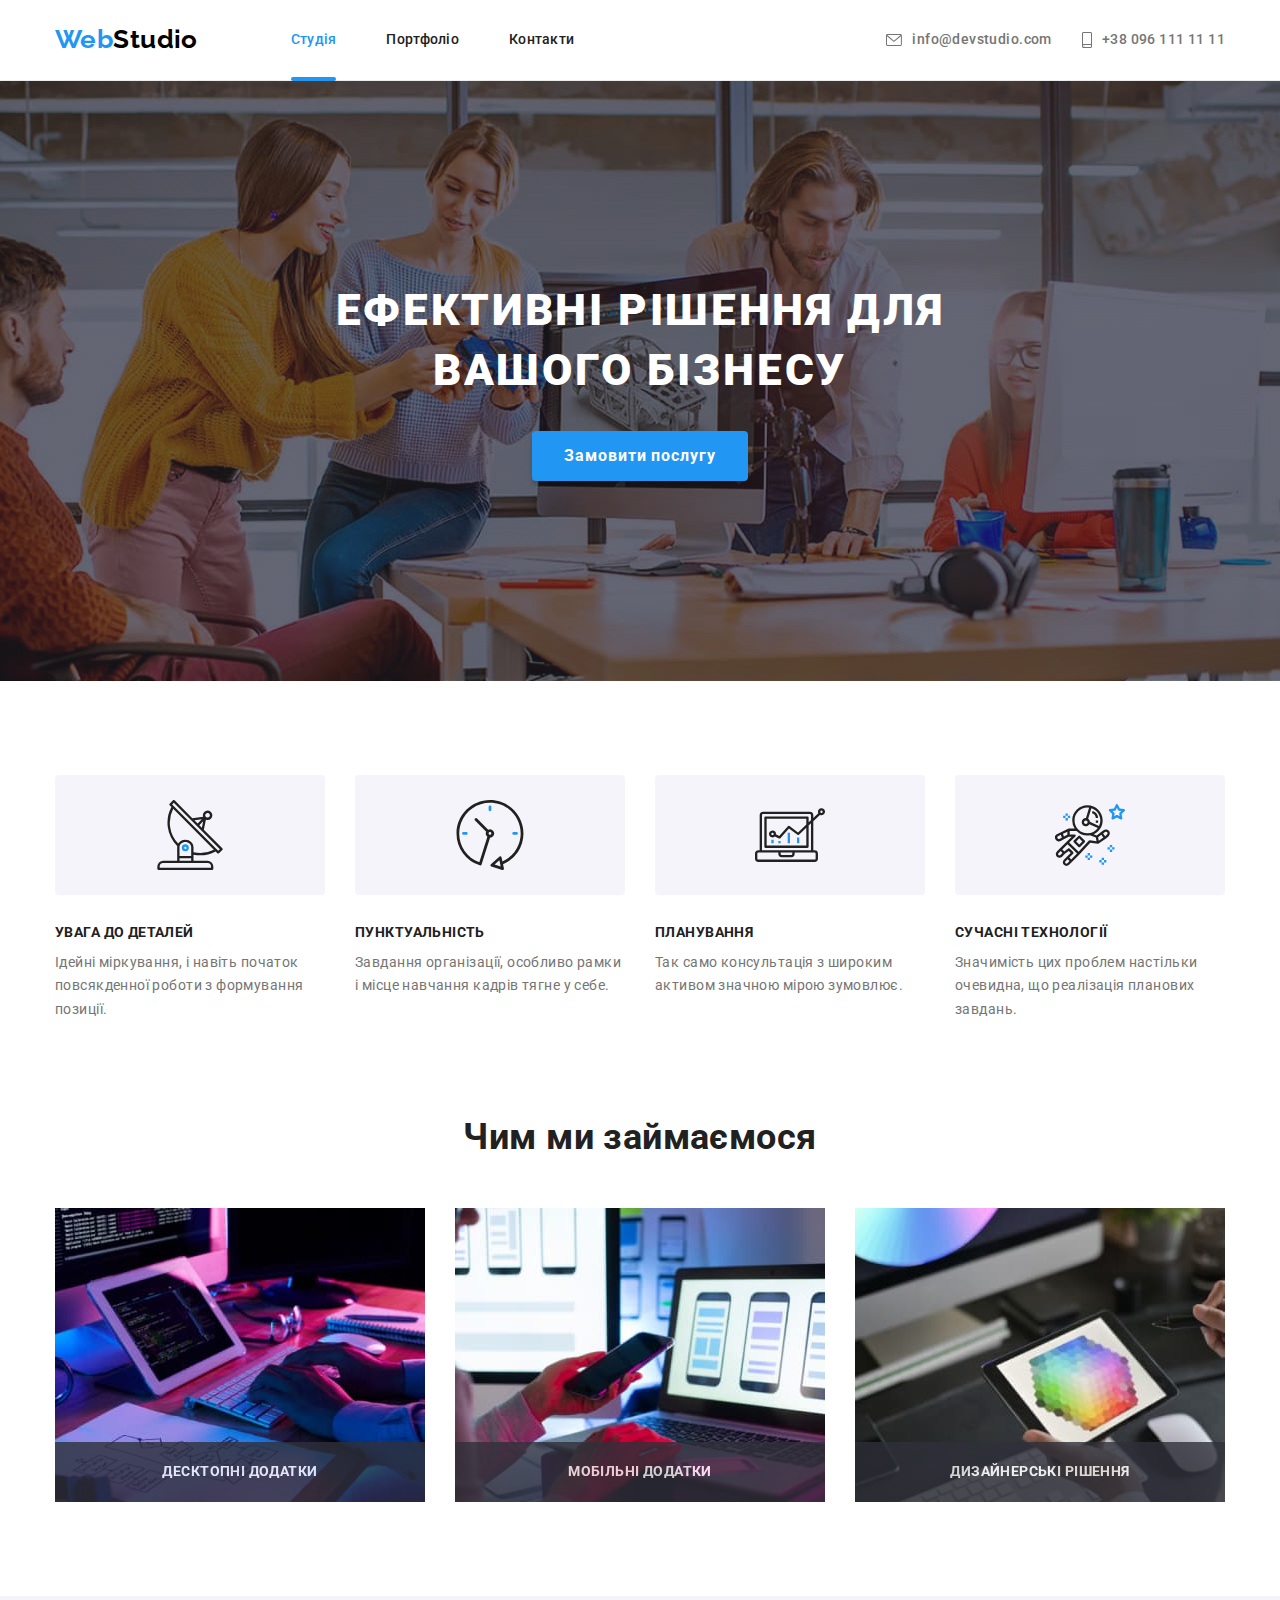
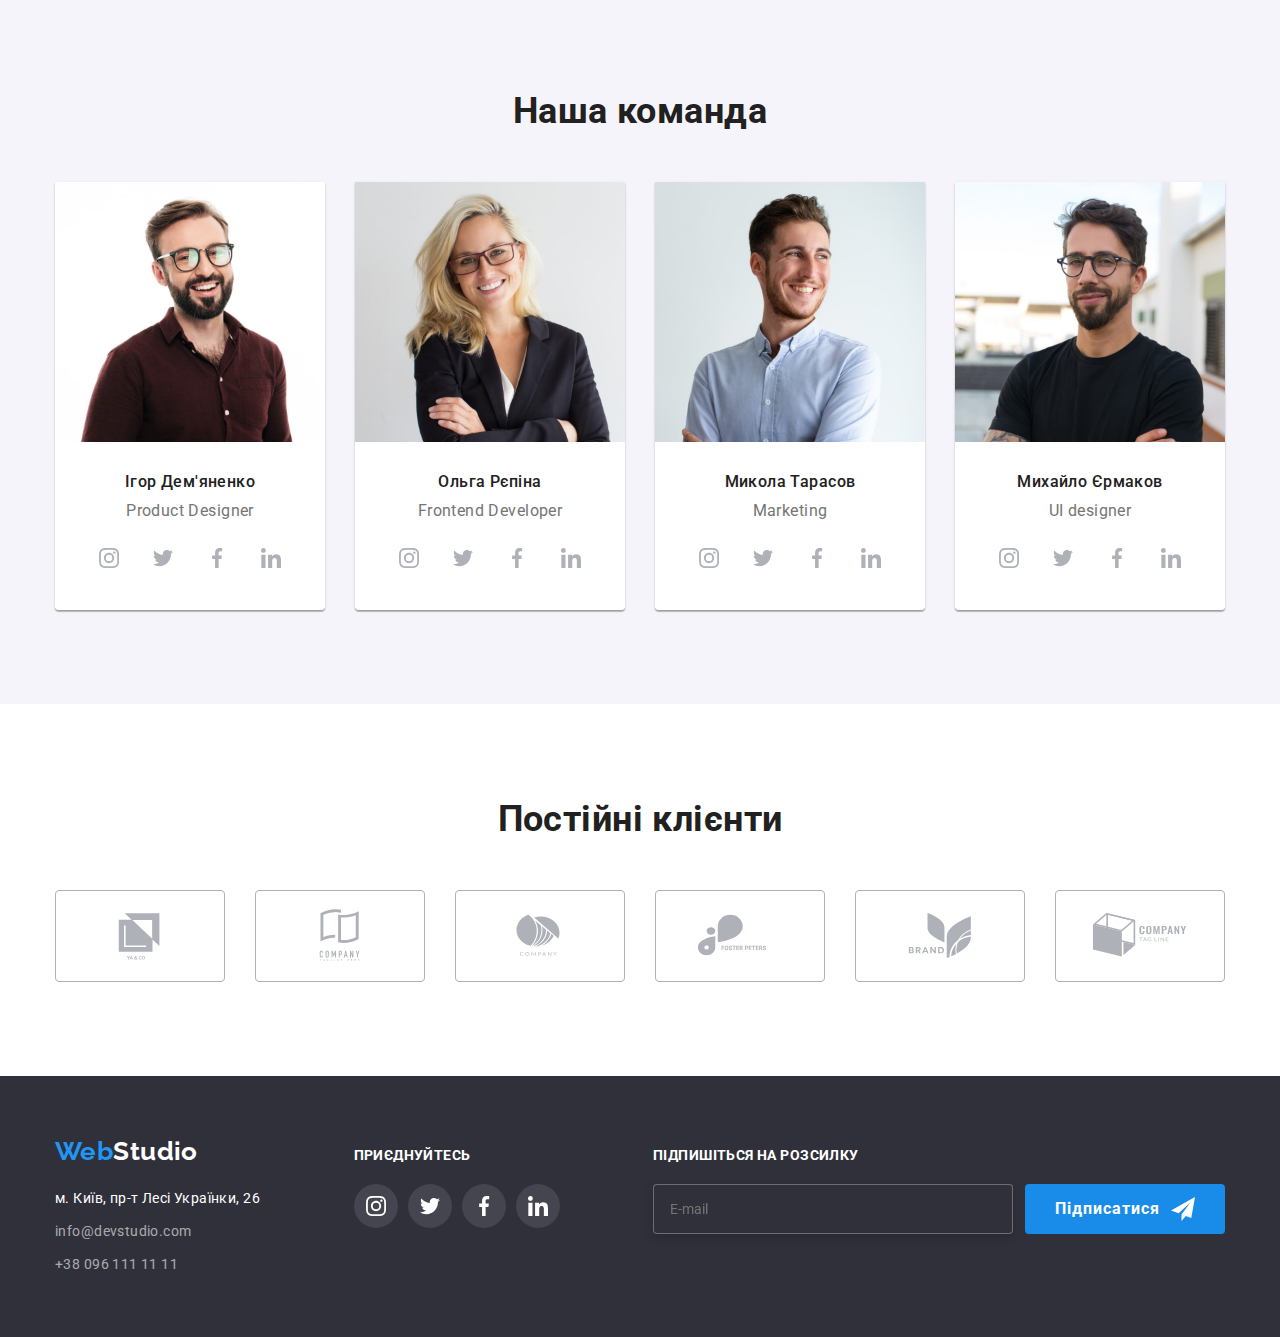
<file: index.html>
<!DOCTYPE html>
<html lang="uk">
  <head>
    <meta charset="UTF-8" />
    <meta http-equiv="X-UA-Compatible" content="IE=edge" />
    <meta name="viewport" content="width=device-width, initial-scale=1.0" />
    <title>Студія</title>
    <link rel="preconnect" href="https://fonts.googleapis.com" />
    <link rel="preconnect" href="https://fonts.gstatic.com" crossorigin />
    <link
      href="https://fonts.googleapis.com/css2?family=Raleway:wght@700&family=Roboto:wght@400;500;700;900&display=swap"
      rel="stylesheet"
    />

    <link rel="stylesheet" href="./css/main.min.css" />
  </head>
  <body>
    <header class="page-header">
      <div class="conteiner">
        <nav class="main-nav">
          <a class="logo page-header__logo--main" href="./index.html">
            <span class="logo__part">Web</span>Studio
          </a>
          <ul class="main-nav__list">
            <li class="main-nav__item">
              <a
                class="main-nav__link main-nav__link--active"
                href="./index.html"
                >Студія</a
              >
            </li>
            <li class="main-nav__item">
              <a class="main-nav__link" href="./portfolio.html">Портфоліо</a>
            </li>
            <li class="main-nav__item">
              <a class="main-nav__link" href="">Контакти</a>
            </li>
          </ul>
        </nav>
        <ul class="page-header__contact-list">
          <li class="page-header__contact-item">
            <a
              class="page-header__contact-link"
              href="mailto:info@devstudio.com"
              ><svg class="page-header__contact-icon" width="16" height="12">
                <use href="./images/symbol-defs.svg#icon-envelope"></use>
              </svg>
              info@devstudio.com</a
            >
          </li>
          <li class="page-header__contact-item">
            <a class="page-header__contact-link" href="tel:+380961111111"
              ><svg class="page-header__contact-icon" width="10" height="16">
                <use href="./images/symbol-defs.svg#icon-smartphone"></use>
              </svg>
              +38 096 111 11 11</a
            >
          </li>
        </ul>
      </div>
    </header>
    <main>
      <!--section banner-->
      <section class="section section-hero">
        <div class="conteiner">
          <h1 class="section-hero__title">
            ЕФЕКТИВНІ РІШЕННЯ ДЛЯ ВАШОГО БІЗНЕСУ
          </h1>
          <button class="section-hero__button" type="button" data-modal-open>
            Замовити послугу
          </button>
          <div class="backdrop is-hidden" data-modal>
            <div class="modal">
              <button class="modal__btn-close" data-modal-close>
                <svg class="modal__icon-close" width="18" height="18">
                  <use href="./images/symbol-defs.svg#icon-close-black"></use>
                </svg>
              </button>
              <p class="modal__feedback">
                Залиште свої дані, ми вам передзвонимо
              </p>
              <form class="modal__order-service">
                <label for="name" class="modal__form-field"
                  >Ім'я
                  <input
                    class="modal__form-input"
                    type="text"
                    name="username"
                    id="name"
                    placeholder=" "
                  />
                  <svg class="modal__form-icon" width="18" height="18">
                    <use
                      href="./images/symbol-defs.svg#icon-person-black"
                    ></use>
                  </svg>
                </label>
                <label for="user-phone" class="modal__form-field"
                  >Телефон
                  <input
                    class="modal__form-input"
                    type="tel"
                    name="user-phone"
                    id="user-phone"
                  /><svg class="modal__form-icon" width="18" height="18">
                    <use href="./images/symbol-defs.svg#icon-phone-black"></use>
                  </svg>
                </label>
                <label for="user-mail" class="modal__form-field">
                  Пошта
                  <input
                    class="modal__form-input"
                    type="email"
                    name="user-mail"
                    id="user-mail"
                  /><svg class="modal__form-icon" width="18" height="18">
                    <use href="./images/symbol-defs.svg#icon-email-black"></use>
                  </svg>
                </label>
                <label
                  for="comment"
                  class="modal__form-field modal__form-field--field-comment"
                >
                  Коментар
                  <textarea
                    class="modal__form-input modal__form-input--comment"
                    id="comment"
                    name="comment"
                    rows="5"
                    placeholder="Введіть текст"
                  ></textarea>
                </label>
                <label class="modal__form-chekbox">
                  <input
                    type="checkbox"
                    name="hobby"
                    value="agreement"
                    class="modal__checkbox"
                  />

                  <span class="modal__chek-border"
                    ><svg class="modal__chek-icon" width="16" height="15">
                      <use
                        href="./images/symbol-defs.svg#icon-icon-check"
                      ></use>
                    </svg>
                  </span>
                  <span class="modal__chek-text"
                    >Погоджуюся з розсилкою та приймаю</span
                  >
                  <a href="" class="modal__form-contract"> Умови договору</a>
                </label>
                <button type="submit" class="form-btn">Відправити</button>
              </form>
            </div>
          </div>
        </div>
      </section>
      <!--section benefits-->
      <section class="section">
        <div class="conteiner">
          <h2 class="section-title visually-hidden">Переваги</h2>
          <ul class="benefits-section__list">
            <li class="benefits-section__item">
              <div class="benefits-section__box">
                <svg class="benefits-section__icon">
                  <use href="./images/symbol-defs.svg#icon-antenna"></use>
                </svg>
              </div>
              <h3 class="benefits-section__sub-title sub-title">
                УВАГА ДО ДЕТАЛЕЙ
              </h3>
              <p class="benefits-section__advantage">
                Ідейні міркування, і навіть початок повсякденної роботи з
                формування позиції.
              </p>
            </li>
            <li class="benefits-section__item">
              <div class="benefits-section__box">
                <svg class="benefits-section__icon">
                  <use href="./images/symbol-defs.svg#icon-clock"></use>
                </svg>
              </div>
              <h3 class="benefits-section__sub-title sub-title">
                ПУНКТУАЛЬНІСТЬ
              </h3>
              <p class="benefits-section__advantage">
                Завдання організації, особливо рамки і місце навчання кадрів
                тягне у себе.
              </p>
            </li>
            <li class="benefits-section__item">
              <div class="benefits-section__box">
                <svg class="benefits-section__icon">
                  <use href="./images/symbol-defs.svg#icon-diagram"></use>
                </svg>
              </div>
              <h3 class="benefits-section__sub-title sub-title">ПЛАНУВАННЯ</h3>
              <p class="benefits-section__advantage">
                Так само консультація з широким активом значною мірою зумовлює.
              </p>
            </li>
            <li class="benefits-section__item">
              <div class="benefits-section__box">
                <svg class="benefits-section__icon">
                  <use href="./images/symbol-defs.svg#icon-astronaut"></use>
                </svg>
              </div>
              <h3 class="benefits-section__sub-title sub-title">
                СУЧАСНІ ТЕХНОЛОГІЇ
              </h3>
              <p class="benefits-section__advantage">
                Значимість цих проблем настільки очевидна, що реалізація
                планових завдань.
              </p>
            </li>
          </ul>
        </div>
      </section>
      <!--section employments-->
      <section class="employments-section section">
        <div class="conteiner">
          <h2 class="section-title">Чим ми займаємося</h2>
          <ul class="employments-section__list">
            <li class="employments-section__item">
              <div class="employments-section__card">
                <img src="./images/coding.jpg" alt="кодимо" width="370" />
                <p class="employments-section__sub-title">Десктопні додатки</p>
              </div>
            </li>
            <li class="employments-section__item">
              <div class="employments-section__card">
                <img src="./images/work.jpg" alt="дизайн" width="370" />
                <p class="employments-section__sub-title">Мобільні додатки</p>
              </div>
            </li>
            <li class="employments-section__item">
              <div class="employments-section__card">
                <img
                  src="./images/take-color.jpg"
                  alt="вибір кольору"
                  width="370"
                />
                <p class="employments-section__sub-title">
                  Дизайнерські рішення
                </p>
              </div>
            </li>
          </ul>
        </div>
      </section>
      <!--section team-->
      <section class="team-section section">
        <div class="conteiner">
          <h2 class="section-title">Наша команда</h2>
          <ul class="team-section__list">
            <li class="team-section__item">
              <div class="player">
                <img
                  class="player__image"
                  src="./images/igor-demjanenko.jpg"
                  alt="Ігор_Дем'яненко"
                  width="270"
                />
                <div class="player__data">
                  <h3 class="player__sub-title">Ігор Дем'яненко</h3>
                  <p class="player__position">Product Designer</p>
                  <ul class="social-network">
                    <li class="social-network__item">
                      <a class="social-network__media" href="#">
                        <svg class="social-network__icon">
                          <use
                            href="./images/symbol-defs.svg#icon-instagram"
                          ></use>
                        </svg>
                      </a>
                    </li>
                    <li class="social-network__item">
                      <a class="social-network__media" href="#">
                        <svg class="social-network__icon">
                          <use
                            href="./images/symbol-defs.svg#icon-twitter"
                          ></use>
                        </svg>
                      </a>
                    </li>
                    <li class="social-network__item">
                      <a class="social-network__media" href="#">
                        <svg class="social-network__icon">
                          <use
                            href="./images/symbol-defs.svg#icon-facebook"
                          ></use>
                        </svg>
                      </a>
                    </li>
                    <li class="social-network__item">
                      <a class="social-network__media" href="#">
                        <svg class="social-network__icon">
                          <use
                            href="./images/symbol-defs.svg#icon-linkedin"
                          ></use>
                        </svg>
                      </a>
                    </li>
                  </ul>
                </div>
              </div>
            </li>

            <li class="team-section__item">
              <div class="player">
                <img
                  class="player__image"
                  src="./images/olga-repina.jpg"
                  alt="Ольга_Рєпіна"
                  width="270"
                />
                <div class="player__data">
                  <h3 class="player__sub-title">Ольга Рєпіна</h3>
                  <p class="player__position">Frontend Developer</p>
                  <ul class="social-network">
                    <li class="social-network__item">
                      <a href="#" class="social-network__media">
                        <svg class="social-network__icon">
                          <use
                            href="./images/symbol-defs.svg#icon-instagram"
                          ></use>
                        </svg>
                      </a>
                    </li>
                    <li class="social-network__item">
                      <a href="#" class="social-network__media">
                        <svg class="social-network__icon">
                          <use
                            href="./images/symbol-defs.svg#icon-twitter"
                          ></use>
                        </svg>
                      </a>
                    </li>
                    <li class="social-network__item">
                      <a href="#" class="social-network__media">
                        <svg class="social-network__icon">
                          <use
                            href="./images/symbol-defs.svg#icon-facebook"
                          ></use>
                        </svg>
                      </a>
                    </li>
                    <li class="social-network__item">
                      <a href="#" class="social-network__media">
                        <svg class="social-network__icon">
                          <use
                            href="./images/symbol-defs.svg#icon-linkedin"
                          ></use>
                        </svg>
                      </a>
                    </li>
                  </ul>
                </div>
              </div>
            </li>
            <li class="team-section__item">
              <div class="player">
                <img
                  class="player__image"
                  src="./images/nikola-tarasov.jpg"
                  alt="Микола_Тарасов"
                  width="270"
                />
                <div class="player__data">
                  <h3 class="player__sub-title">Микола Тарасов</h3>
                  <p class="player__position">Marketing</p>
                  <ul class="social-network">
                    <li class="social-network__item">
                      <a href="#" class="social-network__media">
                        <svg class="social-network__icon">
                          <use
                            href="./images/symbol-defs.svg#icon-instagram"
                          ></use>
                        </svg>
                      </a>
                    </li>
                    <li class="social-network__item">
                      <a href="#" class="social-network__media">
                        <svg class="social-network__icon">
                          <use
                            href="./images/symbol-defs.svg#icon-twitter"
                          ></use>
                        </svg>
                      </a>
                    </li>
                    <li class="social-network__item">
                      <a href="#" class="social-network__media">
                        <svg class="social-network__icon">
                          <use
                            href="./images/symbol-defs.svg#icon-facebook"
                          ></use>
                        </svg>
                      </a>
                    </li>
                    <li class="social-network__item">
                      <a href="#" class="social-network__media">
                        <svg class="social-network__icon">
                          <use
                            href="./images/symbol-defs.svg#icon-linkedin"
                          ></use>
                        </svg>
                      </a>
                    </li>
                  </ul>
                </div>
              </div>
            </li>
            <li class="team-section__item">
              <div class="player">
                <img
                  class="player__image"
                  src="./images/majkl-ermakov.jpg"
                  alt="Михайло_Єрмаков"
                  width="270"
                />
                <div class="player__data">
                  <h3 class="player__sub-title">Михайло Єрмаков</h3>
                  <p class="player__position">UI designer</p>
                  <ul class="social-network">
                    <li class="social-network__item">
                      <a href="#" class="social-network__media">
                        <svg class="social-network__icon">
                          <use
                            href="./images/symbol-defs.svg#icon-instagram"
                          ></use>
                        </svg>
                      </a>
                    </li>
                    <li class="social-network__item">
                      <a href="#" class="social-network__media">
                        <svg class="social-network__icon">
                          <use
                            href="./images/symbol-defs.svg#icon-twitter"
                          ></use>
                        </svg>
                      </a>
                    </li>
                    <li class="social-network__item">
                      <a href="#" class="social-network__media">
                        <svg class="social-network__icon">
                          <use
                            href="./images/symbol-defs.svg#icon-facebook"
                          ></use>
                        </svg>
                      </a>
                    </li>
                    <li class="social-network__item">
                      <a href="#" class="social-network__media">
                        <svg class="social-network__icon">
                          <use
                            href="./images/symbol-defs.svg#icon-linkedin"
                          ></use>
                        </svg>
                      </a>
                    </li>
                  </ul>
                </div>
              </div>
            </li>
          </ul>
        </div>
      </section>
      <!--5 section clients-->
      <section class="section">
        <div class="conteiner">
          <h2 class="section-title">Постійні клієнти</h2>
          <ul class="client__list">
            <li class="client__item">
              <a class="client__link" href="#">
                <svg class="client__icon">
                  <use href="./images/symbol-defs.svg#icon-Logo-one"></use>
                </svg>
              </a>
            </li>
            <li class="client__item">
              <a href="" class="client__link">
                <svg class="client__icon">
                  <use href="./images/symbol-defs.svg#icon-Logo-two"></use>
                </svg>
              </a>
            </li>
            <li class="client__item">
              <a href="" class="client__link"
                ><svg class="client__icon">
                  <use href="./images/symbol-defs.svg#icon-Logo-three"></use>
                </svg>
              </a>
            </li>
            <li class="client__item">
              <a href="" class="client__link">
                <svg class="client__icon">
                  <use href="./images/symbol-defs.svg#icon-Logo-four"></use>
                </svg>
              </a>
            </li>
            <li class="client__item">
              <a href="" class="client__link">
                <svg class="client__icon">
                  <use href="./images/symbol-defs.svg#icon-Logo-five"></use>
                </svg>
              </a>
            </li>
            <li class="client__item">
              <a href="" class="client__link">
                <svg class="client__icon">
                  <use href="./images/symbol-defs.svg#icon-Logo-six"></use>
                </svg>
              </a>
            </li>
          </ul>
        </div>
      </section>
    </main>
    <footer class="footer">
      <div class="conteiner">
        <div class="footer-contacts">
          <a href="index.html" class="logo footer-contact__logo--dark"
            ><span class="logo__part">Web</span>Studio</a
          >
          <address>
            <ul class="footer-contacts__list">
              <li class="footer-contacts__item">
                <a
                  href="https://goo.gl/maps/CPtrU1FHBa2aNyZL9"
                  target="_blank"
                  rel="noopener noreferrer nofollow"
                  class="footer-contacts__map"
                  >м. Київ, пр-т Лесі Українки, 26</a
                >
              </li>
              <li class="footer-contacts__item">
                <a href="mailto:info@devstudio.com" class="footer-contact__link"
                  >info@devstudio.com</a
                >
              </li>
              <li class="footer-contacts__item">
                <a href="tel:+380961111111" class="footer-contact__link"
                  >+38 096 111 11 11</a
                >
              </li>
            </ul>
          </address>
        </div>
        <div class="footer-media">
          <p class="footer-media__sub-title">приєднуйтесь</p>
          <ul class="social-network">
            <li class="social-network__item">
              <a
                href="#"
                class="social-network__media social-network__media--footer-style"
              >
                <svg class="social-network__icon">
                  <use href="./images/symbol-defs.svg#icon-instagram"></use>
                </svg>
              </a>
            </li>
            <li class="social-network__item">
              <a
                href="#"
                class="social-network__media social-network__media--footer-style"
              >
                <svg class="social-network__icon">
                  <use href="./images/symbol-defs.svg#icon-twitter"></use>
                </svg>
              </a>
            </li>
            <li class="social-network__item">
              <a
                href="#"
                class="social-network__media social-network__media--footer-style"
              >
                <svg class="social-network__icon">
                  <use href="./images/symbol-defs.svg#icon-facebook"></use>
                </svg>
              </a>
            </li>
            <li class="social-network__item">
              <a
                href="#"
                class="social-network__media social-network__media--footer-style"
              >
                <svg class="social-network__icon">
                  <use href="./images/symbol-defs.svg#icon-linkedin"></use>
                </svg>
              </a>
            </li>
          </ul>
        </div>
        <div class="footer-subscribe">
          <p class="footer-media__sub-title">Підпишіться на розсилку</p>
          <form class="form-subscribe__form">
            <label for="subscribe-mail" class="form-subscribe__field">
              <input
                class="form-subscribe__input"
                type="email"
                name="subscribe-mail"
                id="subscribe-mail"
                placeholder="E-mail"
              />
            </label>
            <button type="submit" class="form-btn form-btn--footer-style">
              Підписатися
              <svg class="form-btn__icon-footer" width="24" height="24">
                <use href="./images/symbol-defs.svg#icon-icon-send"></use>
              </svg>
            </button>
          </form>
        </div>
      </div>
    </footer>
    <script src="./js/modal.js"></script>
  </body>
</html>
</file>
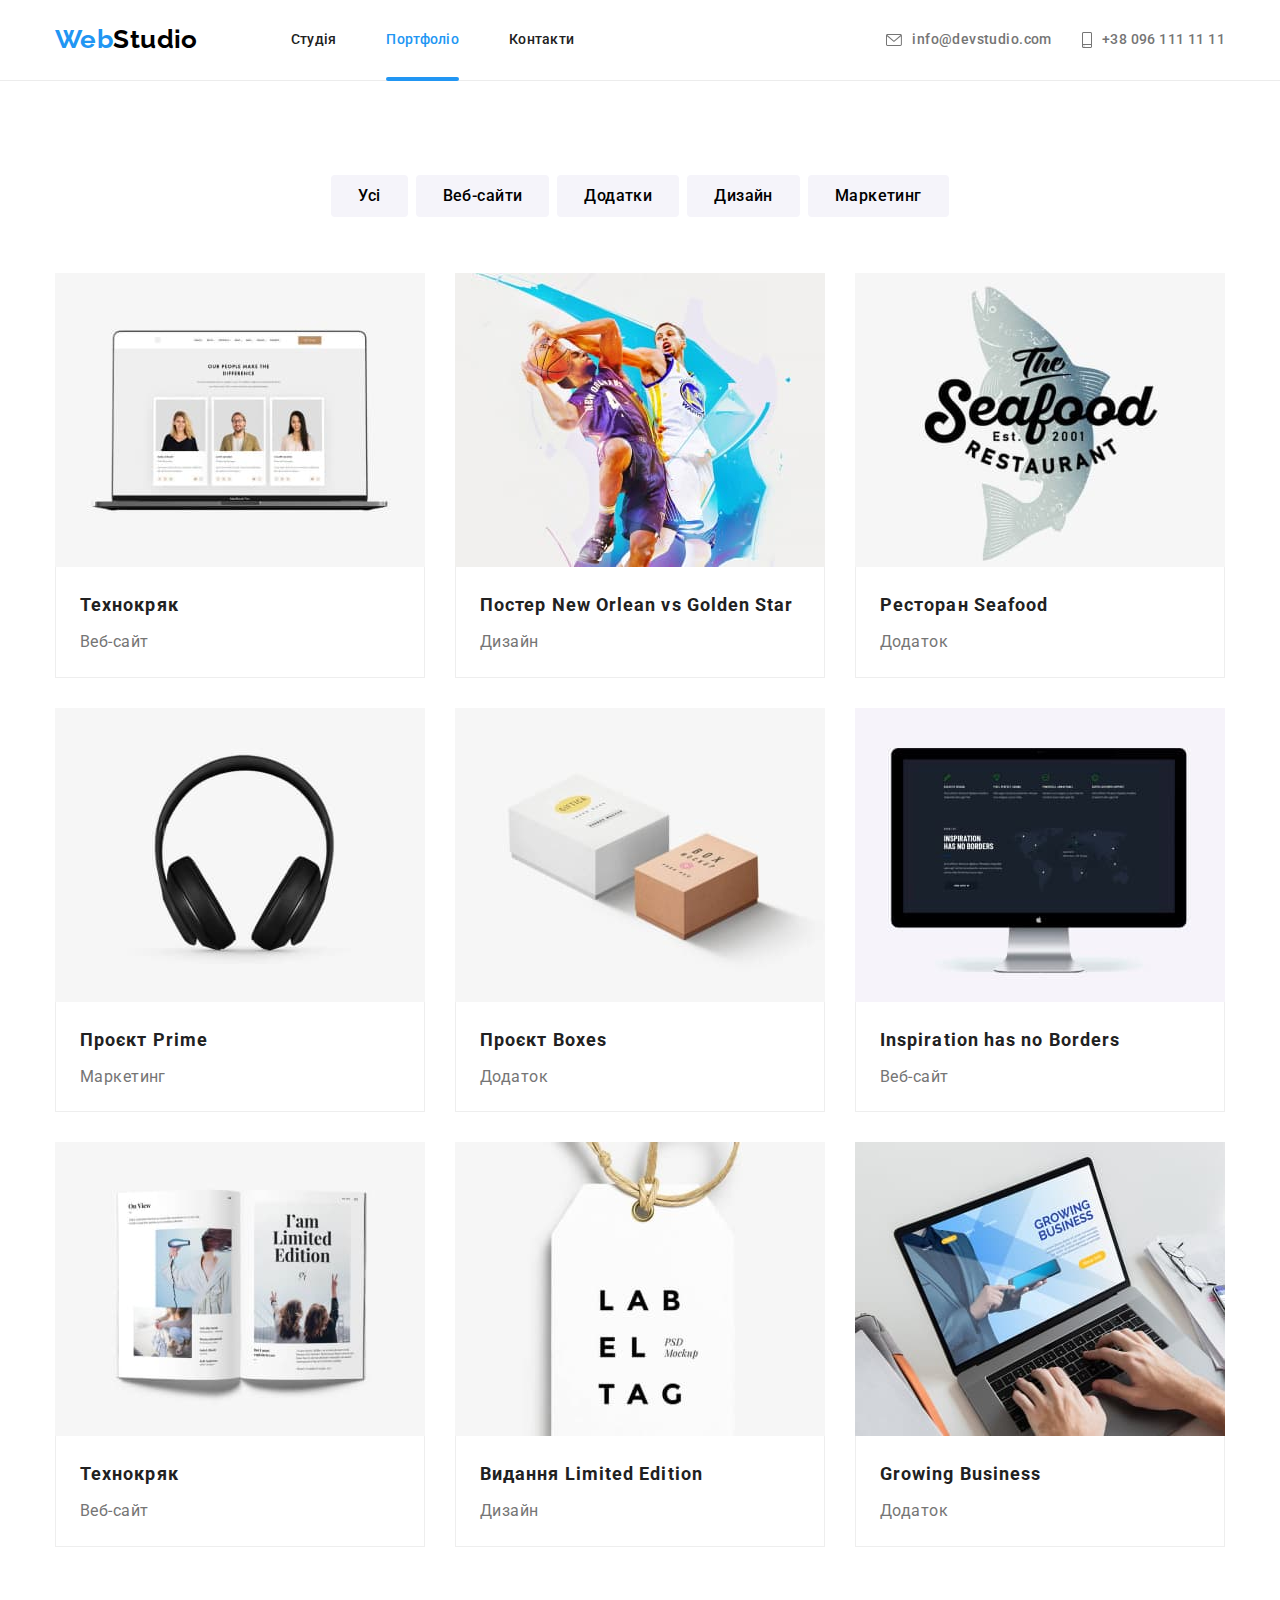
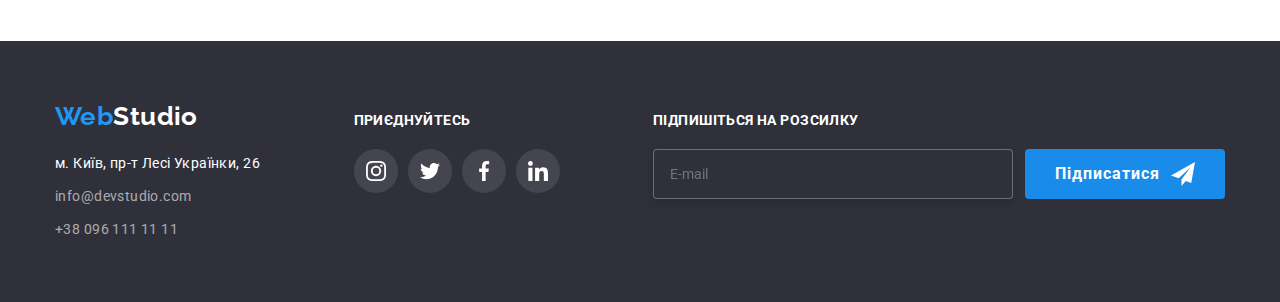
<file: portfolio.html>
<!DOCTYPE html>
<html lang="uk">
  <head>
    <meta charset="UTF-8" />
    <meta http-equiv="X-UA-Compatible" content="IE=edge" />
    <meta name="viewport" content="width=device-width, initial-scale=1.0" />
    <title>Портфоліо</title>
    <link rel="preconnect" href="https://fonts.googleapis.com" />
    <link rel="preconnect" href="https://fonts.gstatic.com" crossorigin />
    <link
      href="https://fonts.googleapis.com/css2?family=Raleway:wght@700&family=Roboto:wght@400;500;700;900&display=swap"
      rel="stylesheet"
    />

    <link rel="stylesheet" href="./css/main.min.css" />
  </head>
  <body>
    <header class="page-header">
      <div class="conteiner">
        <nav class="main-nav">
          <a class="logo page-header__logo--main" href="./index.html">
            <span class="logo__part">Web</span>Studio
          </a>
          <ul class="main-nav__list">
            <li class="main-nav__item">
              <a class="main-nav__link" href="./index.html">Студія</a>
            </li>
            <li class="main-nav__item">
              <a
                class="main-nav__link main-nav__link--active"
                href="./portfolio.html"
                >Портфоліо</a
              >
            </li>
            <li class="main-nav__item">
              <a class="main-nav__link" href="">Контакти</a>
            </li>
          </ul>
        </nav>
        <ul class="page-header__contact-list">
          <li class="page-header__contact-item">
            <a
              class="page-header__contact-link"
              href="mailto:info@devstudio.com"
              ><svg class="page-header__contact-icon" width="16" height="12">
                <use href="./images/symbol-defs.svg#icon-envelope"></use>
              </svg>
              info@devstudio.com</a
            >
          </li>
          <li class="page-header__contact-item">
            <a class="page-header__contact-link" href="tel:+380961111111"
              ><svg class="page-header__contact-icon" width="10" height="16">
                <use href="./images/symbol-defs.svg#icon-smartphone"></use>
              </svg>
              +38 096 111 11 11</a
            >
          </li>
        </ul>
      </div>
    </header>
    <main>
      <section class="section">
        <div class="conteiner">
          <h1 class="section-title visually-hidden">проекти</h1>
          <ul class="filter-btns">
            <li class="filter-btns__item">
              <button type="button" class="filter-btns__button">Усі</button>
            </li>
            <li class="filter-btns__item">
              <button type="button" class="filter-btns__button">
                Веб-сайти
              </button>
            </li>
            <li class="filter-btns__item">
              <button type="button" class="filter-btns__button">Додатки</button>
            </li>
            <li class="filter-btns__item">
              <button type="button" class="filter-btns__button">Дизайн</button>
            </li>
            <li class="filter-btns__item">
              <button type="button" class="filter-btns__button">
                Маркетинг
              </button>
            </li>
          </ul>

          <ul class="projects">
            <li class="project__item">
              <a href="" class="project__link">
                <div class="project__card">
                  <img src="./images/laptop.jpg" alt="ноутбук" width="370" />

                  <p class="project__text">
                    Ресурс пропонує комплексні пропозиції з різним рівнем
                    функціоналу та сервісів. Все це дозволить відвідувачу
                    отримати вичерпні відомості про компанію чи приватну особу.
                  </p>
                </div>
                <div class="project__main-box">
                  <h3 class="project__sub-title">Технокряк</h3>
                  <p class="project__name">Веб-сайт</p>
                </div>
              </a>
            </li>
            <li class="project__item">
              <a href="" class="project__link">
                <div class="project__card">
                  <img src="./images/basket.jpg" alt="баскетбол" width="370" />

                  <p class="project__text">
                    Ресурс пропонує комплексні пропозиції з різним рівнем
                    функціоналу та сервісів. Все це дозволить відвідувачу
                    отримати вичерпні відомості про компанію чи приватну особу.
                  </p>
                </div>
                <div class="project__main-box">
                  <h3 class="project__sub-title">
                    Постер New Orlean vs Golden Star
                  </h3>
                  <p class="project__name">Дизайн</p>
                </div>
              </a>
            </li>
            <li class="project__item">
              <a href="" class="project__link">
                <div class="project__card">
                  <img src="./images/fish.jpg" alt="риба" width="370" />

                  <p class="project__text">
                    Ресурс пропонує комплексні пропозиції з різним рівнем
                    функціоналу та сервісів. Все це дозволить відвідувачу
                    отримати вичерпні відомості про компанію чи приватну особу.
                  </p>
                </div>
                <div class="project__main-box">
                  <h3 class="project__sub-title">Ресторан Seafood</h3>
                  <p class="project__name">Додаток</p>
                </div>
              </a>
            </li>
            <li class="project__item">
              <a href="" class="project__link">
                <div class="project__card">
                  <img
                    src="./images/headphones.jpg"
                    alt="навушники"
                    width="370"
                  />

                  <p class="project__text">
                    Ресурс пропонує комплексні пропозиції з різним рівнем
                    функціоналу та сервісів. Все це дозволить відвідувачу
                    отримати вичерпні відомості про компанію чи приватну особу.
                  </p>
                </div>
                <div class="project__main-box">
                  <h3 class="project__sub-title">Проєкт Prime</h3>
                  <p class="project__name">Маркетинг</p>
                </div>
              </a>
            </li>
            <li class="project__item">
              <a href="" class="project__link">
                <div class="project__card">
                  <img src="./images/boxes.jpg" alt="коробки" width="370" />

                  <p class="project__text">
                    Ресурс пропонує комплексні пропозиції з різним рівнем
                    функціоналу та сервісів. Все це дозволить відвідувачу
                    отримати вичерпні відомості про компанію чи приватну особу.
                  </p>
                </div>
                <div class="project__main-box">
                  <h3 class="project__sub-title">Проєкт Boxes</h3>
                  <p class="project__name">Додаток</p>
                </div>
              </a>
            </li>
            <li class="project__item">
              <a href="" class="project__link">
                <div class="project__card">
                  <img src="./images/desktop.jpg" alt="монітор" width="370" />

                  <p class="project__text">
                    Ресурс пропонує комплексні пропозиції з різним рівнем
                    функціоналу та сервісів. Все це дозволить відвідувачу
                    отримати вичерпні відомості про компанію чи приватну особу.
                  </p>
                </div>
                <div class="project__main-box">
                  <h3 class="project__sub-title">Inspiration has no Borders</h3>
                  <p class="project__name">Веб-сайт</p>
                </div>
              </a>
            </li>
            <li class="project__item">
              <a href="" class="project__link">
                <div class="project__card">
                  <img src="./images/magazine.jpg" alt="журнал" width="370" />

                  <p class="project__text">
                    Ресурс пропонує комплексні пропозиції з різним рівнем
                    функціоналу та сервісів. Все це дозволить відвідувачу
                    отримати вичерпні відомості про компанію чи приватну особу.
                  </p>
                </div>
                <div class="project__main-box">
                  <h3 class="project__sub-title">Технокряк</h3>
                  <p class="project__name">Веб-сайт</p>
                </div>
              </a>
            </li>
            <li class="project__item">
              <a href="" class="project__link">
                <div class="project__card">
                  <img src="./images/labeltag.jpg" alt="цінник" width="370" />

                  <p class="project__text">
                    Ресурс пропонує комплексні пропозиції з різним рівнем
                    функціоналу та сервісів. Все це дозволить відвідувачу
                    отримати вичерпні відомості про компанію чи приватну особу.
                  </p>
                </div>
                <div class="project__main-box">
                  <h3 class="project__sub-title">Видання Limited Edition</h3>
                  <p class="project__name">Дизайн</p>
                </div>
              </a>
            </li>
            <li class="project__item">
              <a href="" class="project__link">
                <div class="project__card">
                  <img src="./images/wework.jpg" alt="працюємо" width="370" />

                  <p class="project__text">
                    Ресурс пропонує комплексні пропозиції з різним рівнем
                    функціоналу та сервісів. Все це дозволить відвідувачу
                    отримати вичерпні відомості про компанію чи приватну особу.
                  </p>
                </div>
                <div class="project__main-box">
                  <h3 class="project__sub-title">Growing Business</h3>
                  <p class="project__name">Додаток</p>
                </div>
              </a>
            </li>
          </ul>
        </div>
      </section>
    </main>
    <footer class="footer">
      <div class="conteiner">
        <div class="footer-contacts">
          <a href="index.html" class="logo footer-contact__logo--dark"
            ><span class="logo__part">Web</span>Studio</a
          >
          <address>
            <ul class="footer-contacts__list">
              <li class="footer-contacts__item">
                <a
                  href="https://goo.gl/maps/CPtrU1FHBa2aNyZL9"
                  target="_blank"
                  rel="noopener noreferrer nofollow"
                  class="footer-contacts__map"
                  >м. Київ, пр-т Лесі Українки, 26</a
                >
              </li>
              <li class="footer-contacts__item">
                <a href="mailto:info@devstudio.com" class="footer-contact__link"
                  >info@devstudio.com</a
                >
              </li>
              <li class="footer-contacts__item">
                <a href="tel:+380961111111" class="footer-contact__link"
                  >+38 096 111 11 11</a
                >
              </li>
            </ul>
          </address>
        </div>
        <div class="footer-media">
          <p class="footer-media__sub-title">приєднуйтесь</p>
          <ul class="social-network">
            <li class="social-network__item">
              <a
                href="#"
                class="social-network__media social-network__media--footer-style"
              >
                <svg class="social-network__icon">
                  <use href="./images/symbol-defs.svg#icon-instagram"></use>
                </svg>
              </a>
            </li>
            <li class="social-network__item">
              <a
                href="#"
                class="social-network__media social-network__media--footer-style"
              >
                <svg class="social-network__icon">
                  <use href="./images/symbol-defs.svg#icon-twitter"></use>
                </svg>
              </a>
            </li>
            <li class="social-network__item">
              <a
                href="#"
                class="social-network__media social-network__media--footer-style"
              >
                <svg class="social-network__icon">
                  <use href="./images/symbol-defs.svg#icon-facebook"></use>
                </svg>
              </a>
            </li>
            <li class="social-network__item">
              <a
                href="#"
                class="social-network__media social-network__media--footer-style"
              >
                <svg class="social-network__icon">
                  <use href="./images/symbol-defs.svg#icon-linkedin"></use>
                </svg>
              </a>
            </li>
          </ul>
        </div>
        <div class="footer-subscribe">
          <p class="footer-media__sub-title">Підпишіться на розсилку</p>
          <form class="form-subscribe__form">
            <label for="user-mail" class="form-subscribe__field">
              <input
                class="form-subscribe__input"
                type="email"
                name="subscribe-mail"
                id="user-mail"
                placeholder="E-mail"
              />
            </label>
            <button type="submit" class="form-btn form-btn--footer-style">
              Підписатися
              <svg class="form-btn__icon-footer" width="24" height="24">
                <use href="./images/symbol-defs.svg#icon-icon-send"></use>
              </svg>
            </button>
          </form>
        </div>
      </div>
    </footer>
  </body>
</html>
</file>
<file: css/main.min.css>
/*! modern-normalize v1.1.0 | MIT License | https://github.com/sindresorhus/modern-normalize */*,::after,::before{box-sizing:border-box}html{-moz-tab-size:4;tab-size:4}html{line-height:1.15;-webkit-text-size-adjust:100%}body{margin:0}body{font-family:system-ui,-apple-system,"Segoe UI",Roboto,Helvetica,Arial,sans-serif,"Apple Color Emoji","Segoe UI Emoji"}hr{height:0;color:inherit}abbr[title]{text-decoration:underline dotted}b,strong{font-weight:bolder}code,kbd,pre,samp{font-family:ui-monospace,SFMono-Regular,Consolas,"Liberation Mono",Menlo,monospace;font-size:1em}small{font-size:80%}sub,sup{font-size:75%;line-height:0;position:relative;vertical-align:baseline}sub{bottom:-0.25em}sup{top:-0.5em}table{text-indent:0;border-color:inherit}button,input,optgroup,select,textarea{font-family:inherit;font-size:100%;line-height:1.15;margin:0}button,select{text-transform:none}[type=button],[type=reset],[type=submit],button{-webkit-appearance:button}::-moz-focus-inner{border-style:none;padding:0}:-moz-focusring{outline:1px dotted ButtonText}:-moz-ui-invalid{box-shadow:none}legend{padding:0}progress{vertical-align:baseline}::-webkit-inner-spin-button,::-webkit-outer-spin-button{height:auto}[type=search]{-webkit-appearance:textfield;outline-offset:-2px}::-webkit-search-decoration{-webkit-appearance:none}::-webkit-file-upload-button{-webkit-appearance:button;font:inherit}summary{display:list-item}body{font-family:"Roboto",sans-serif;font-size:14px;color:#212121;letter-spacing:.03em;background-color:#fff}.visually-hidden{position:absolute;white-space:nowrap;width:1px;height:1px;overflow:hidden;border:0;padding:0;clip:rect(0 0 0 0);clip-path:inset(50%);margin:-1px}.conteiner{width:1200px;padding-left:15px;padding-right:15px;margin-right:auto;margin-left:auto}.section{padding-top:94px;padding-bottom:94px}img,svg{display:block}.section-title{margin-top:0;margin-bottom:50px;font-size:36px;line-height:1.1666666667;text-align:center}.logo{font-family:"Raleway";font-style:normal;font-weight:700;font-size:26px;line-height:1.1923076923;text-decoration:none}.logo .logo__part{color:#2196f3}.logo.page-header__logo--main{margin-right:93px;padding-top:24px;padding-bottom:25px;color:#000}.logo.footer-contact__logo--dark{display:block;color:#fff;margin-right:0;margin-bottom:20px;padding:0}.social-network{display:flex;justify-content:center;padding:0;margin:0;list-style:none;gap:10px}.social-network__media{display:flex;align-items:center;justify-content:center;width:44px;height:44px;border-radius:50%;text-decoration:none;fill:#afb1b8;background-color:#fff;transition:background-color 250ms cubic-bezier(0.4, 0, 0.2, 1),fill 250ms cubic-bezier(0.4, 0, 0.2, 1)}.social-network__media:hover,.social-network__media:focus{background-color:#2196f3;fill:#fff}.social-network__media--footer-style{fill:#fff;background-color:rgba(255,255,255,.1)}.social-network__icon{width:20px;height:20px}.page-header{border-bottom:1px solid #ececec}.page-header .conteiner{display:flex}.page-header__contact-list{display:flex;margin:0;padding-left:0;margin-left:auto;list-style:none}.page-header__contact-item:not(:last-child){margin-right:30px}.page-header__contact-icon{margin-right:10px;fill:currentColor}.page-header__contact-link{display:flex;align-items:center;padding:32px 0;font-weight:500;line-height:1.14;text-decoration:none;transition:color 250ms cubic-bezier(0.4, 0, 0.2, 1),fill 250ms cubic-bezier(0.4, 0, 0.2, 1);color:#757575}.page-header__contact-link:hover,.page-header__contact-link:focus{color:#2196f3}.main-nav{display:flex;align-items:center}.main-nav__list{display:flex;margin:0;padding-left:0;list-style:none}.main-nav__item:not(:last-child){margin-right:50px}.main-nav__link{display:block;position:relative;padding:32px 0;font-weight:500;line-height:1.14;letter-spacing:.02em;text-decoration:none;color:#212121;transition:color 250ms cubic-bezier(0.4, 0, 0.2, 1)}.main-nav__link--active{color:#2196f3}.main-nav__link--active::after{position:absolute;bottom:-1px;border-radius:2px;left:0;content:"";width:100%;height:4px;background-color:#2196f3}.main-nav__link:hover,.main-nav__link:focus{color:#2196f3}.section-hero{padding-top:200px;padding-bottom:200px;margin-right:auto;margin-left:auto;max-width:1600px;background-image:linear-gradient(rgba(47, 48, 58, 0.4), rgba(47, 48, 58, 0.4)),url("../images/bghero.jpg");background-repeat:no-repeat;background-position:center;background-color:#2f303a}.section-hero__title{width:696px;font-weight:900;font-size:44px;line-height:1.36;text-align:center;letter-spacing:.06em;text-transform:uppercase;color:#fff;margin:0 auto 30px}.section-hero__button{display:block;margin-left:auto;margin-right:auto;min-width:216px;padding:10px 32px;border:none;box-shadow:0px 4px 4px rgba(0,0,0,.15);border-radius:4px;cursor:pointer;font-weight:700;font-size:16px;line-height:1.87;letter-spacing:.06em;background-color:#2196f3;color:#fff;transition:background-color 250ms cubic-bezier(0.4, 0, 0.2, 1)}.section-hero__button:hover,.section-hero__button:focus{background-color:#188ce8}.backdrop{position:fixed;z-index:51;top:0;left:0;width:100%;height:100%;background-color:rgba(0,0,0,.2);transition:opacity 250ms cubic-bezier(0.4, 0, 0.2, 1)}.backdrop.is-hidden{opacity:0;pointer-events:none}.modal{position:absolute;top:50%;left:50%;padding:40px;width:528px;height:581px;opacity:1;border-radius:4px;background:#fff;box-shadow:0px 1px 3px rgba(0,0,0,.12),0px 1px 1px rgba(0,0,0,.14),0px 2px 1px rgba(0,0,0,.2);transform:scale(1) translate(-50%, -50%);transition:transform 250ms cubic-bezier(0.4, 0, 0.2, 1)}.backdrop.is-hidden .modal{transform:translate(-50%, -50%) scale(1.1);transition:transform 250ms cubic-bezier(0.4, 0, 0.2, 1)}.modal__btn-close{position:absolute;display:flex;align-items:center;justify-content:center;top:8px;right:8px;width:30px;height:30px;padding:0;cursor:pointer;border-radius:50%;background:#fff;border:1px solid rgba(0,0,0,.1);fill:currentColor;transition:fill 250ms cubic-bezier(0.4, 0, 0.2, 1)}.modal__btn-close:hover,.modal__btn-close:focus{fill:#2196f3}.modal__feedback{margin-top:0;margin-bottom:12px;font-weight:700;font-size:20px;line-height:1.15;text-align:center;color:#212121}.modal__order-service{display:flex;flex-direction:column;font-weight:400;font-size:12px;line-height:1.16;letter-spacing:.01em;color:#757575}.modal__form-field{position:relative;display:flex;flex-direction:column;margin-bottom:10px}.modal__form-field--field-comment{margin-bottom:20px}.modal__form-input{height:40px;padding:12px 42px;margin-top:4px;cursor:pointer;border:1px solid rgba(33,33,33,.2);border-radius:4px;transition:color 250ms cubic-bezier(0.4, 0, 0.2, 1)}.modal__form-input:focus-visible{outline:1px solid #2196f3}.modal__form-input--comment{padding:12px 16px;resize:none;height:120px}.modal__form-input--comment::placeholder{color:rgba(117,117,117,.5)}.modal__form-icon{position:absolute;bottom:11px;left:12px;transition:color 250ms cubic-bezier(0.4, 0, 0.2, 1)}.modal__form-input:focus+.modal__form-icon{fill:#2196f3;filter:drop-shadow(0px 4px 4px rgba(0, 0, 0, 0.5))}.modal__form-chekbox{margin:0 auto 30px;font-size:14px;line-height:1.71;display:flex;align-items:center;cursor:pointer}.modal__checkbox{position:absolute;white-space:nowrap;width:1px;height:1px;overflow:hidden;border:0;padding:0;clip:rect(0 0 0 0);clip-path:inset(50%);margin:-1px}.modal__form-contract{margin-left:3px;color:#2196f3}.modal__chek-border{position:relative;display:inline-block;margin-right:8px;width:16px;height:15px;color:rgba(0,0,0,0);border:2px solid #000;border-radius:4px;transition:border 250ms cubic-bezier(0.4, 0, 0.2, 1)}.modal__chek-icon{position:absolute;left:-2px;top:-2px;opacity:0;fill:#fff;transition:fill 250ms cubic-bezier(0.4, 0, 0.2, 1),opacity 250ms cubic-bezier(0.4, 0, 0.2, 1)}.modal__checkbox:checked~.modal__chek-border,.modal__checkbox:checked~.modal__chek-border .modal__chek-icon{fill:#2196f3;border-color:#2196f3;opacity:1}.form-btn{width:200px;height:50px;margin:0 auto;font-weight:700;font-size:16px;line-height:1.87;text-align:center;letter-spacing:.06em;cursor:pointer;color:#fff;background-color:#188ce8;border-color:rgba(0,0,0,0);border-radius:4px}.form-btn:hover{box-shadow:0px 4px 4px rgba(0,0,0,.15)}.benefits-section__list{display:flex;justify-content:space-between;margin:0;padding:0;list-style:none}.benefits-section__item{flex-basis:270px}.benefits-section__box{display:flex;align-items:center;justify-content:center;height:120px;background-color:#f5f4fa;border-radius:4px;margin-bottom:30px}.benefits-section__icon{width:70px;height:70px}.benefits-section__sub-title{margin-top:0;margin-bottom:10px;font-size:14px;line-height:1.14;text-transform:uppercase}.benefits-section__advantage{margin:0;line-height:1.71;color:#757575}.employments-section{padding-top:0}.employments-section__list{display:flex;justify-content:space-between;margin:0;padding:0;list-style:none}.employment{display:block}.employments-section__card{position:relative}.employments-section__sub-title{position:absolute;bottom:0;width:100%;padding:22px 0;margin:0;font-weight:700;font-size:14px;line-height:1.14;text-transform:uppercase;text-align:center;color:#fff;background-color:#2f303a;opacity:.8}.team-section{background-color:#f5f4fa}.team-section__list{display:flex;justify-content:space-between;margin:0;padding:0;list-style:none}.team-section__item{overflow:hidden;border-radius:0px 0px 4px 4px;box-shadow:0px 1px 3px rgba(0,0,0,.12),0px 1px 1px rgba(0,0,0,.14),0px 2px 1px rgba(0,0,0,.2)}.player__data{padding-top:30px;padding-bottom:30px;background:#fff}.player__sub-title{margin-bottom:10px;margin-top:0;font-weight:500;font-size:16px;line-height:1.19;text-align:center}.player__position{margin-top:0;margin-bottom:16px;font-size:16px;line-height:1.19;font-size:16px;line-height:1.1875;text-align:center;color:#757575}.client__list{display:flex;justify-content:space-between;padding:0;margin:0;list-style:none}.client__link{display:flex;align-items:center;justify-content:center;width:170px;height:92px;text-decoration:none;border:1px solid #afb1b8;border-radius:4px;transition:fill 250ms cubic-bezier(0.4, 0, 0.2, 1),border 250ms cubic-bezier(0.4, 0, 0.2, 1)}.client__link:hover,.client__link:focus{border:1px solid #2196f3}.client__icon{fill:#afb1b8;width:106px;height:60px;transition:fill 250ms cubic-bezier(0.4, 0, 0.2, 1)}.client__link:hover .client__icon,.client__link:focus .client__icon{fill:#2196f3}.filter-btns{display:flex;justify-content:center;margin-top:0;margin-bottom:56px;padding:0;list-style:none}.filter-btns__item:not(:last-child){margin-right:8px}.filter-btns__button{padding:6px 25px;font-family:inherit;letter-spacing:inherit;font-weight:500;font-size:16px;line-height:1.6;text-align:center;cursor:pointer;border-radius:4px;border-color:rgba(0,0,0,0);background-color:#f5f4fa;transition:color 250ms cubic-bezier(0.4, 0, 0.2, 1),background-color 250ms cubic-bezier(0.4, 0, 0.2, 1),box-shadow 250ms cubic-bezier(0.4, 0, 0.2, 1)}.filter-btns__button:hover,.filter-btns__button:focus{background-color:#2196f3;color:#fff;box-shadow:0px 3px 1px rgba(0,0,0,.1),0px 1px 2px rgba(0,0,0,.08),0px 2px 2px rgba(0,0,0,.12)}.projects{display:flex;align-items:center;justify-content:space-between;flex-wrap:wrap;row-gap:30px;margin:0;padding:0;list-style:none}.project__item{width:370px;background:#fff;transition:box-shadow 250ms cubic-bezier(0.4, 0, 0.2, 1)}.project__item:hover,.project__item:focus{box-shadow:0px 1px 1px rgba(0,0,0,.12),0px 4px 4px rgba(0,0,0,.06),1px 4px 6px rgba(0,0,0,.16)}.project__link{text-decoration:none}.project__card{position:relative;overflow:hidden}.project__text{margin:0;font-size:18px;line-height:1.55;color:#fff;position:absolute;top:1px;left:0;width:100%;height:100%;padding:63px 24px;transform:translateY(100%);transition:transform 250ms cubic-bezier(0.4, 0, 0.2, 1);background-color:#2196f3;opacity:.9}.project__item:hover .project__text{transform:translateY(0)}.project__main-box{border:1px solid #eee;border-top:none;padding:20px 24px}.project__sub-title{font-size:18px;line-height:2;letter-spacing:.06em;margin-top:0;margin-bottom:4px;color:#212121}.project__name{font-size:16px;line-height:1.87;color:#757575;margin:0}.footer{background-color:#2f303a;padding:60px 0}.footer .conteiner{display:flex;align-items:baseline;justify-content:space-between}.footer-contacts__list{margin:0;padding:0;list-style:none}.footer-contacts__item:not(:last-child){margin-bottom:9px}.footer-contacts__map{text-decoration:none;font-style:normal;font-weight:400;line-height:1.71;color:#fff}.footer-contact__link{font-style:normal;line-height:1.71;text-decoration:none;color:rgba(255,255,255,.6);transition:color 250ms cubic-bezier(0.4, 0, 0.2, 1)}.footer-contact__link:hover,.footer-contact__link:focus{color:#2196f3}.footer-media__sub-title{margin-top:0;margin-bottom:20px;font-weight:700;font-size:14px;line-height:1.14;text-transform:uppercase;color:#fff}.form-subscribe__form{display:flex;align-items:center;justify-content:center}.form-subscribe__input{width:360px;height:50px;padding:15px 16px;margin-right:12px;color:#2196f3;background-color:#2f303a;border:1px solid rgba(255,255,255,.3);filter:drop-shadow(0px 4px 4px rgba(0, 0, 0, 0.15));border-radius:4px;transition:outline 250ms cubic-bezier(0.4, 0, 0.2, 1),border 250ms cubic-bezier(0.4, 0, 0.2, 1)}.form-subscribe__input:focus,.form-subscribe__input:hover,.form-subscribe__input:focus-visible{outline:1px solid #2196f3;border:1px solid #2196f3}.form-btn--footer-style{display:flex;align-items:center;justify-content:space-between;padding:0 28px}/*# sourceMappingURL=main.min.css.map */
</file>
